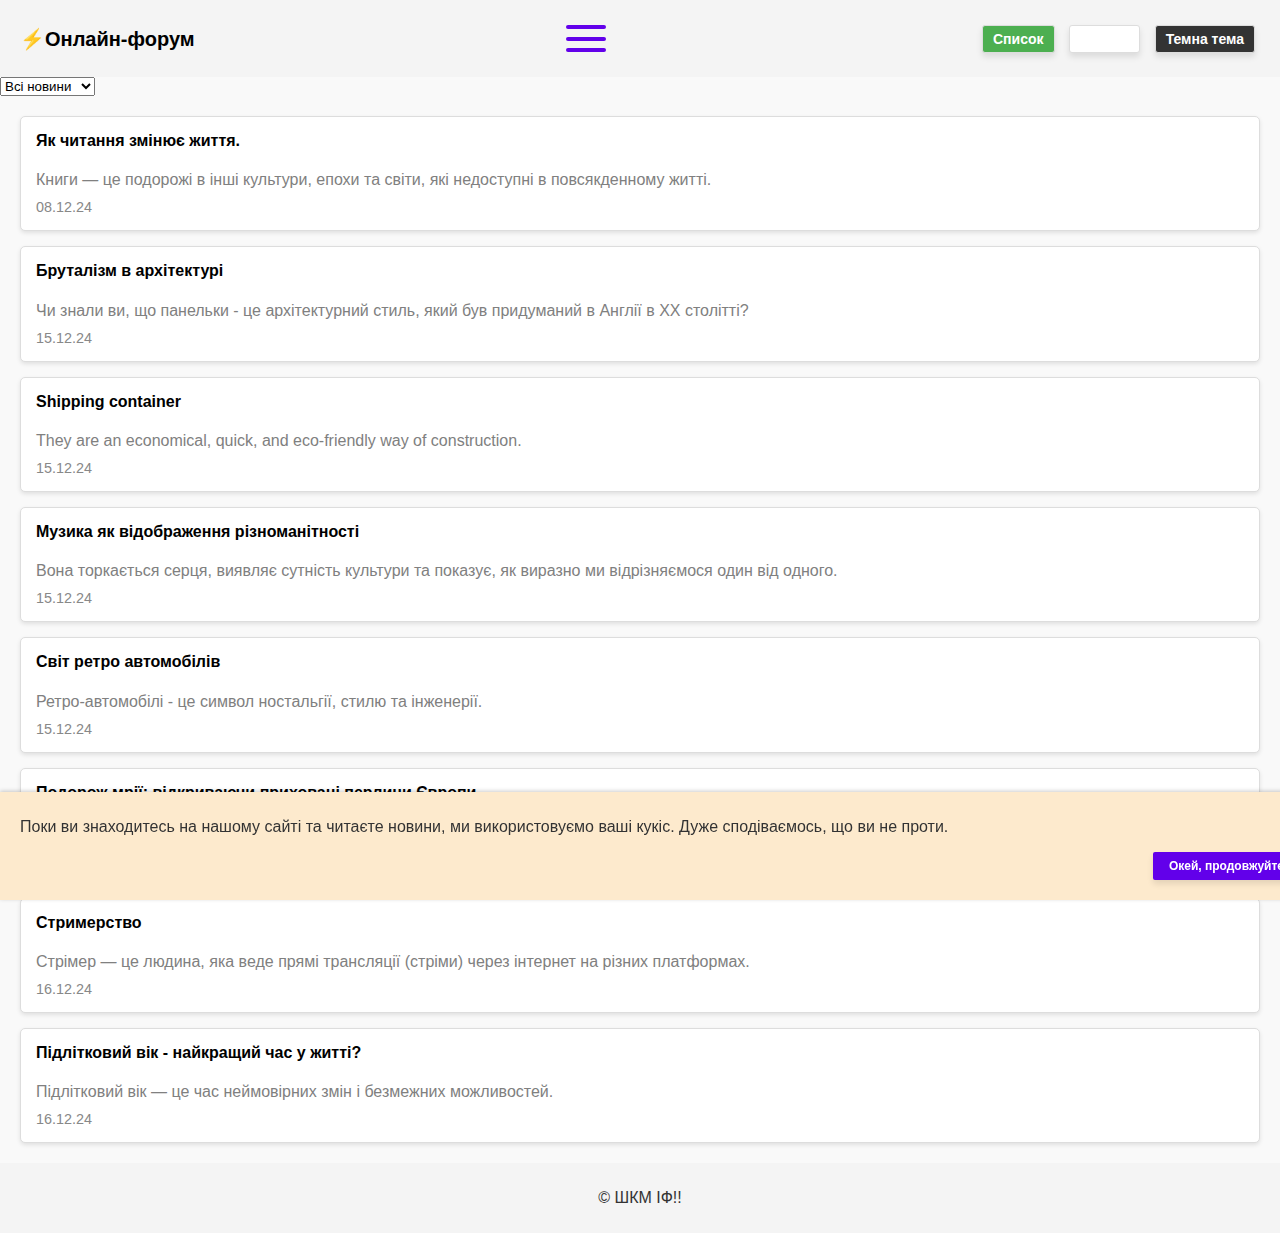
<file: index.html>
<!DOCTYPE html>
<html lang="uk">
<head>
    <meta charset="UTF-8">
    <meta name="viewport" content="width=device-width, initial-scale=1.0">
    <title>⚡Онлайн-форум</title>
    <link rel="stylesheet" href="style/style.css">
</head>
<body>
    <header>
        <h2>
            <a href='index.html'>⚡Онлайн-форум</a>
        </h2>
        <div class="burger-menu">
            <span></span>
            <span></span>
            <span></span>
        </div>
        <nav class="menu">
            <ul>
                <li><a href="index.html">Головна</a></li>
                <li><a href="about_us.html">Про нас</a></li>
            </ul>
        </nav>
        <div class="view-options">
            <button id="list-view-btn" class="active">Список</button>
            <button id="grid-view-btn">Плитка</button>
            <button id="theme-toggle">Темна тема</button>
        </div>
    </header>
    <main>
        <select name="news-filter" class="filter">
            <option value="archetucture">Архітектура</option>
            <option value="books">Читання</option>
            <option value="shipping">Shipping</option>
            <option value="music">Музика</option>
            <option value="cars">Машини</option>
            <option value="trip">Подорожі</option>
            <option value="strim">Стріми</option>
            <option value="teen">Підлітки</option>
            <option value="all" selected>Всі новини</option>
        </select>
        <section class="news-section">
            <div id="news-container" class="list-view">
                <a href="forums/stattya1.html">
                    <article class="news_article" data-category="books">
                        <h4>Як читання змінює життя.</h4>
                        <p>
                            Книги — це подорожі в інші культури, епохи та світи, які недоступні в повсякденному житті.
                        </p>
                        <time>08.12.24</time>
                    </article>
                </a>
                <a href="forums/stattya2.html">
                    <article class="news_article" data-category="archetucture">
                        <h4>Бруталізм в архітектурі</h4>
                        <p>Чи знали ви, що панельки - це архітектурний стиль, який був придуманий в Англії в XX столітті?</p>
                        <time>15.12.24</time>
                    </article>
                </a>
                <a href="forums/stattya3.html">
                    <article class="news_article" data-category="shipping">
                        <h4>Shipping container</h4>
                        <p>They are an economical, quick, and eco-friendly way of construction.</p>
                        <time>15.12.24</time>
                    </article>
                </a>
                <a href="forums/stattya4.html">
                    <article class="news_article" data-category="music">
                        <h4>Музика як відображення різноманітності</h4>
                        <p>Вона торкається серця, виявляє сутність культури та показує, як виразно ми відрізняємося один від одного.</p>
                        <time>15.12.24</time>
                    </article>
                </a>
                <a href="forums/stattya5.html">
                    <article class="news_article" data-category="cars">
                        <h4>Світ ретро автомобілів</h4>
                        <p>Ретро-автомобілі - це символ ностальгії, стилю та інженерії.</p>
                        <time>15.12.24</time>
                    </article>
                </a>
                <a href="forums/stattya6.html">
                    <article class="news_article" data-category="trip">
                        <h4>Подорож мрії: відкриваючи приховані перлини Європи</h4>
                        <p>Європа — континент, який зачаровує мандрівників своєю багатою історією, культурою та краєвидами.</p>
                        <time>15.12.24</time>
                    </article>
                </a>
                <a href="forums/stattya7.html">
                    <article class="news_article" data-category="strim">
                        <h4>Стримерство</h4>
                        <p>Стрімер — це людина, яка веде прямі трансляції (стріми) через інтернет на різних платформах.</p>
                        <time>16.12.24</time>
                    </article>
                </a>
                <a href="forums/stattya8.html">
                    <article class="news_article" data-category="teen">
                        <h4>Підлітковий вік - найкращий час у житті?</h4>
                        <p>Підлітковий вік — це час неймовірних змін і безмежних можливостей.</p>
                        <time>16.12.24</time>
                    </article>
                </a>
            </div>
        </section>
        <button class="up-button" id="upButton">↑</button>
        <aside class="cookies-agreement">
            <p>Поки ви знаходитесь на нашому сайті та читаєте новини, ми використовуємо ваші кукіс. Дуже сподіваємось, що ви не проти.</p>
            <button class="button cookies-button" type="button">Окей, продовжуйте</button>
        </aside>
    </main>
    <footer>
        <p>© ШКМ ІФ!!</p>
    </footer>
    <script src="js/index.js"></script>
</body>
</html>
</file>
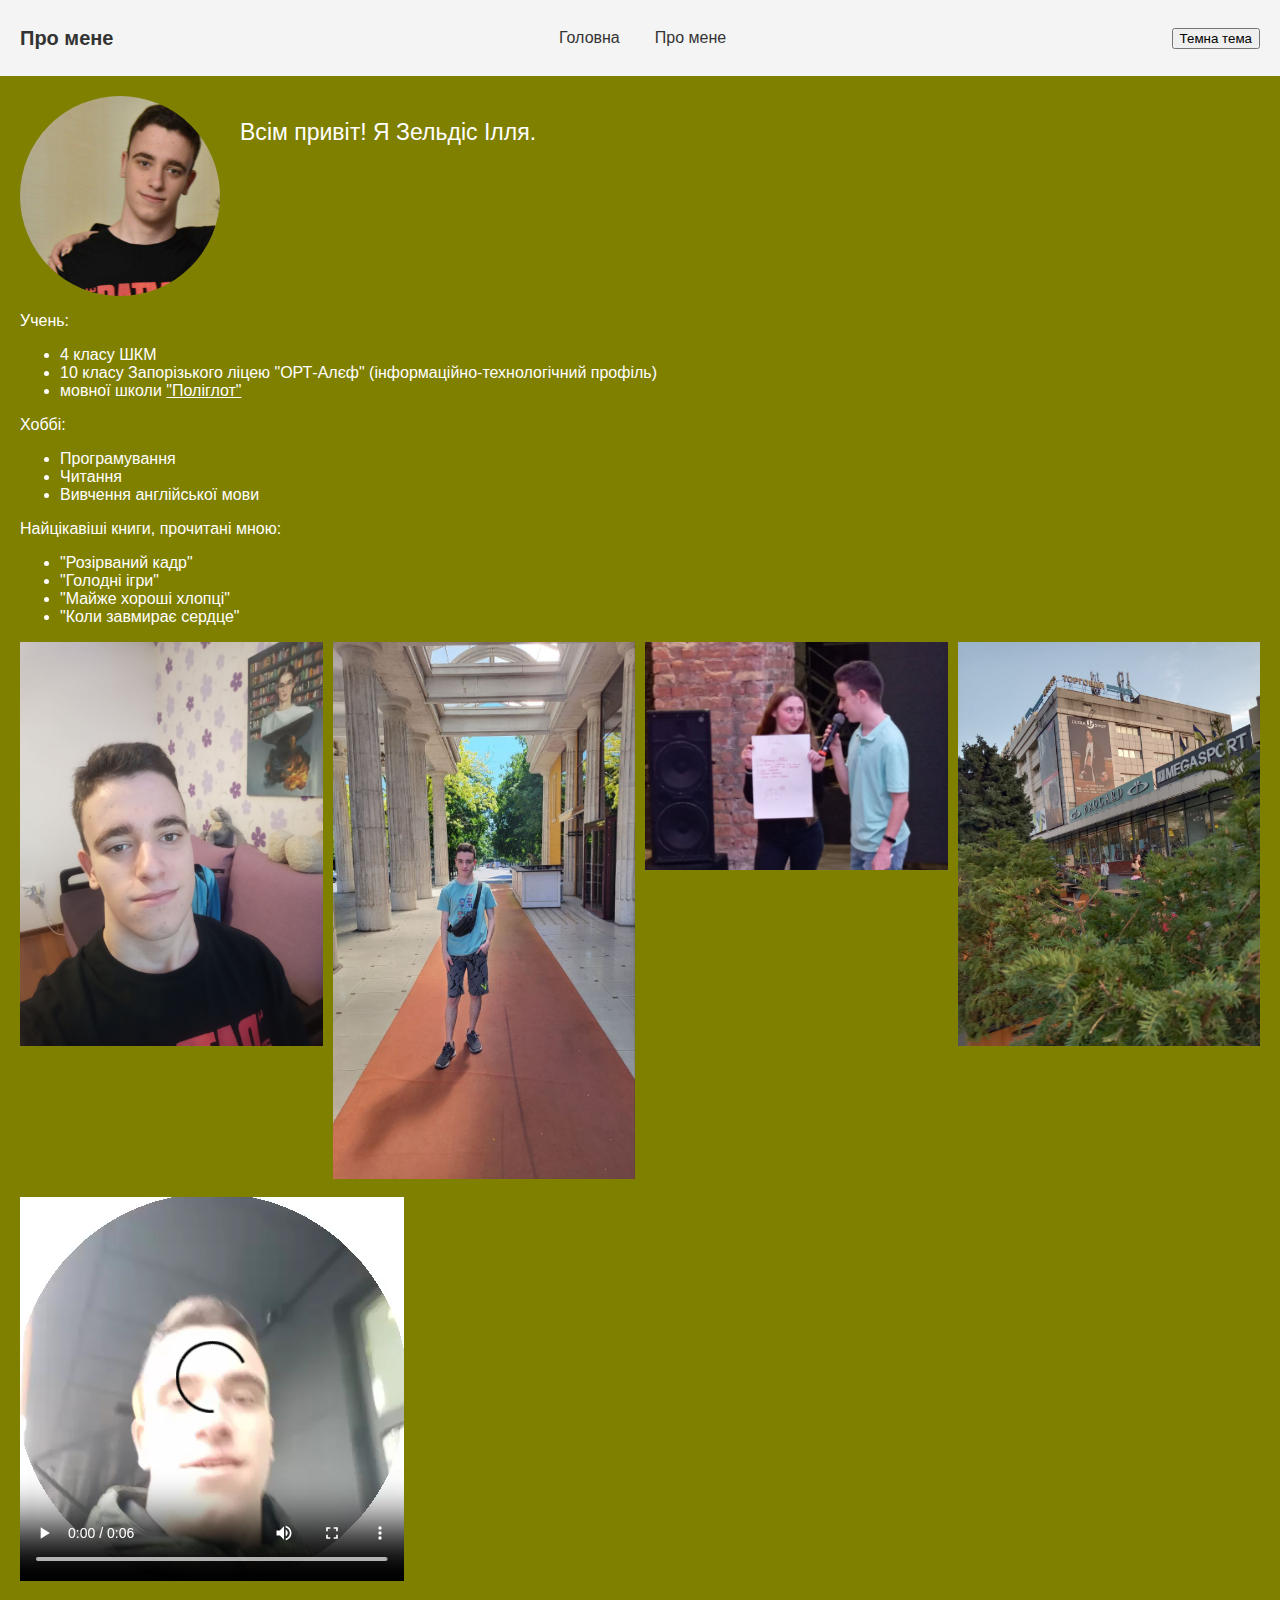
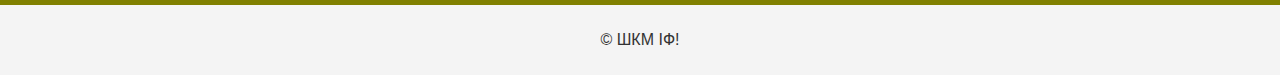
<file: about_us.html>
<!DOCTYPE html>
<html lang="uk">
<head>
    <meta charset="UTF-8">
    <meta name="viewport" content="width=device-width, initial-scale=1.0">
    <title>Про мене</title>
    <link rel="stylesheet" href="style/style_about.css">
</head>
<body>
    <header>
        <h2>Про мене</h2>
        <div class="burger-menu" id="burger-menu">
            <span></span>
            <span></span>
            <span></span>
        </div>
        <nav>
            <ul class="menu" id="menu">
                <li><a href="index.html">Головна</a></li>
                <li><a href="about_us.html">Про мене</a></li>
            </ul>
        </nav>
        <button id="theme-toggle">Темна тема</button>
    </header>
    <main>
        <section class="about-me">
            <img src="img/me.jpg" alt="Фото Зельдіса Іллі">
            <p class="intro-text">Всім привіт! Я Зельдіс Ілля.</p>
        </section>
        <section>
            <p>Учень:</p>
            <ul>
                <li>4 класу ШКМ</li>
                <li>10 класу Запорізького ліцею "ОРТ-Алєф" (інформаційно-технологічний профіль)</li>
                <li>мовної школи <a href='https://bepro.education/'>"Поліглот"</a></li>
            </ul>
            <p>Хоббі:</p>
            <ul>
                <li>Програмування</li>
                <li>Читання</li>
                <li>Вивчення англійської мови</li>
            </ul>
            <p>Найцікавіші книги, прочитані мною:</p>
            <ul>
                <li>"Розірваний кадр"</li>
                <li>"Голодні ігри"</li>
                <li>"Майже хороші хлопці"</li>
                <li>"Коли завмирає сердце"</li>
            </ul>
        </section>
        <section class="gallery">
            <div class="gallery-item">
                <img src="img/me2.jpg" >
            </div>
            <div class="gallery-item">
                <img src="img/me3.jpg" >
            </div>
            <div class="gallery-item">
                <img src="img/training.jpg">
                <div class="overlay">Тренінг з розвитку м'яких навичок у межах Всеукраїнського марафону “Тренуй soft skills” </div>
            </div>
            <div class="gallery-item">
                <img src="img/ukraine.jpg">
            </div>
        </section>
        <br>
        <video src="img/education_video" autoplay = 'autoplay' controls></video>
    </main>       
    <footer>
        <p>© ШКМ ІФ!</p>
    </footer>
    <script src="js/index_about.js"></script>
</body>
</html>
</file>
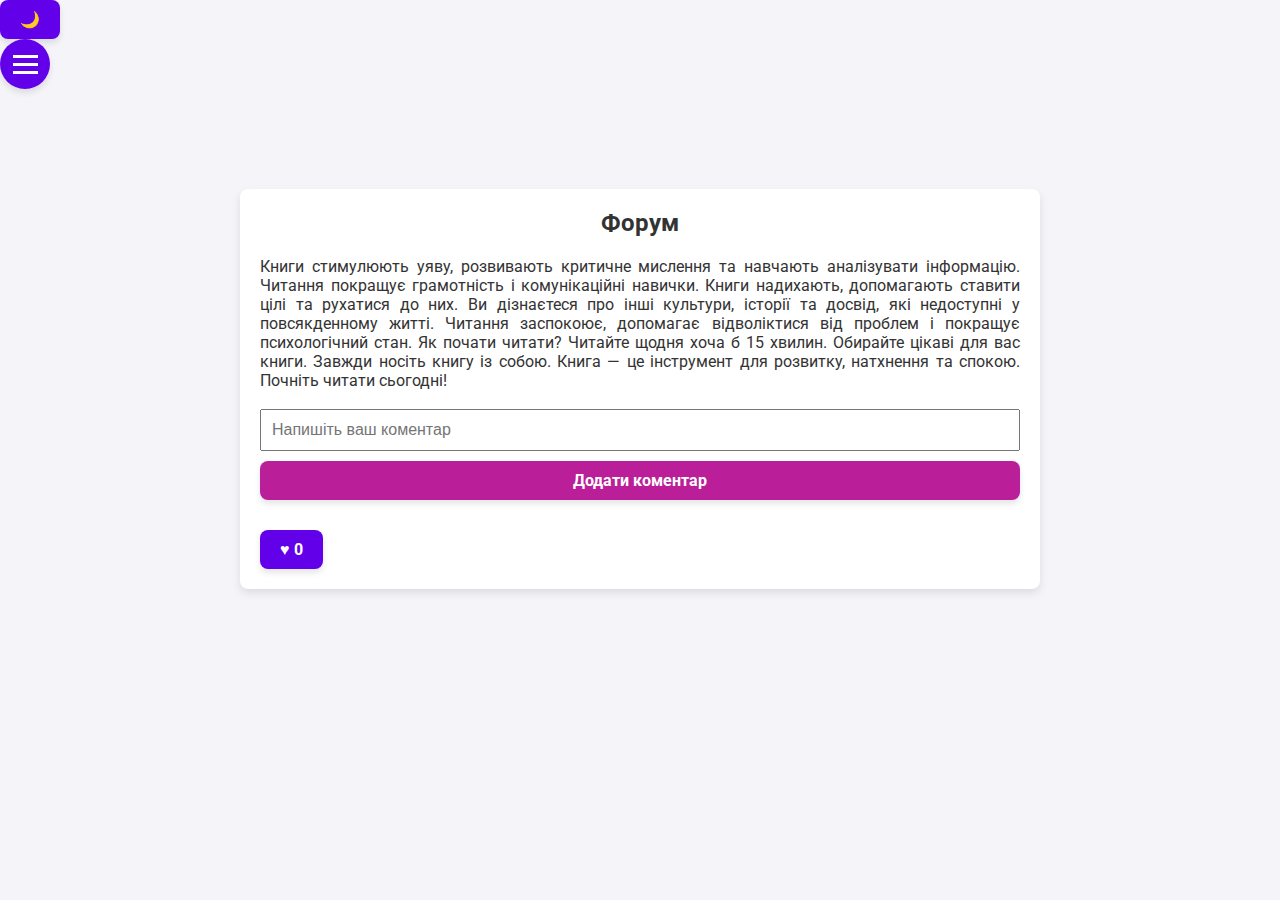
<file: forums/stattya1.html>
<!DOCTYPE html>
<html lang="uk">
<head>
  <meta charset="UTF-8">
  <meta name="viewport" content="width=device-width, initial-scale=1.0">
  <title>Бургер-меню з форумом</title>
  <link rel="stylesheet" href="https://fonts.googleapis.com/css?family=Roboto:100,300,400,700">
  <link rel="stylesheet" href="style/style.css">
</head>
<body class="light-theme">
  <div class="burger-menu">
    <button onclick="toggleTheme()">
      🌙
    </button>
    <a href="#" class="burger-menu_button" aria-label="Відкрити меню">
      <span class="burger-menu_lines"></span>
    </a>
    <nav class="burger-menu_nav">
      <a href="../index.html" class="burger-menu_link">Форум</a>
      <a href="../about_us.html" class="burger-menu_link">Автори</a>
    </nav>
    <div class="burger-menu_overlay"></div>
  </div>
  <div class="forum" id="forum">
    <h1>Форум</h1>
    <p>
      Книги стимулюють уяву, розвивають критичне мислення та навчають аналізувати інформацію. Читання покращує грамотність і комунікаційні навички. Книги надихають, допомагають ставити цілі та рухатися до них. Ви дізнаєтеся про інші культури, історії та досвід, які недоступні у повсякденному житті. Читання заспокоює, допомагає відволіктися від проблем і покращує психологічний стан. Як почати читати? Читайте щодня хоча б 15 хвилин. Обирайте цікаві для вас книги. Завжди носіть книгу із собою. Книга — це інструмент для розвитку, натхнення та спокою. Почніть читати сьогодні!
    </p>
    <br>
    <div class="comment-box">
      <input type="text" id="newComment" placeholder="Напишіть ваш коментар">
      <button onclick="addComment()">Додати коментар</button>
    </div>
    <button class="heart" type="button">
      <span>♥</span>
      <span class="likes-number">0</span>
    </button>
    <ul class="comments" id="comments"></ul>
  </div>
  <script src="js/index.js"></script>
</body>
</html>
</file>
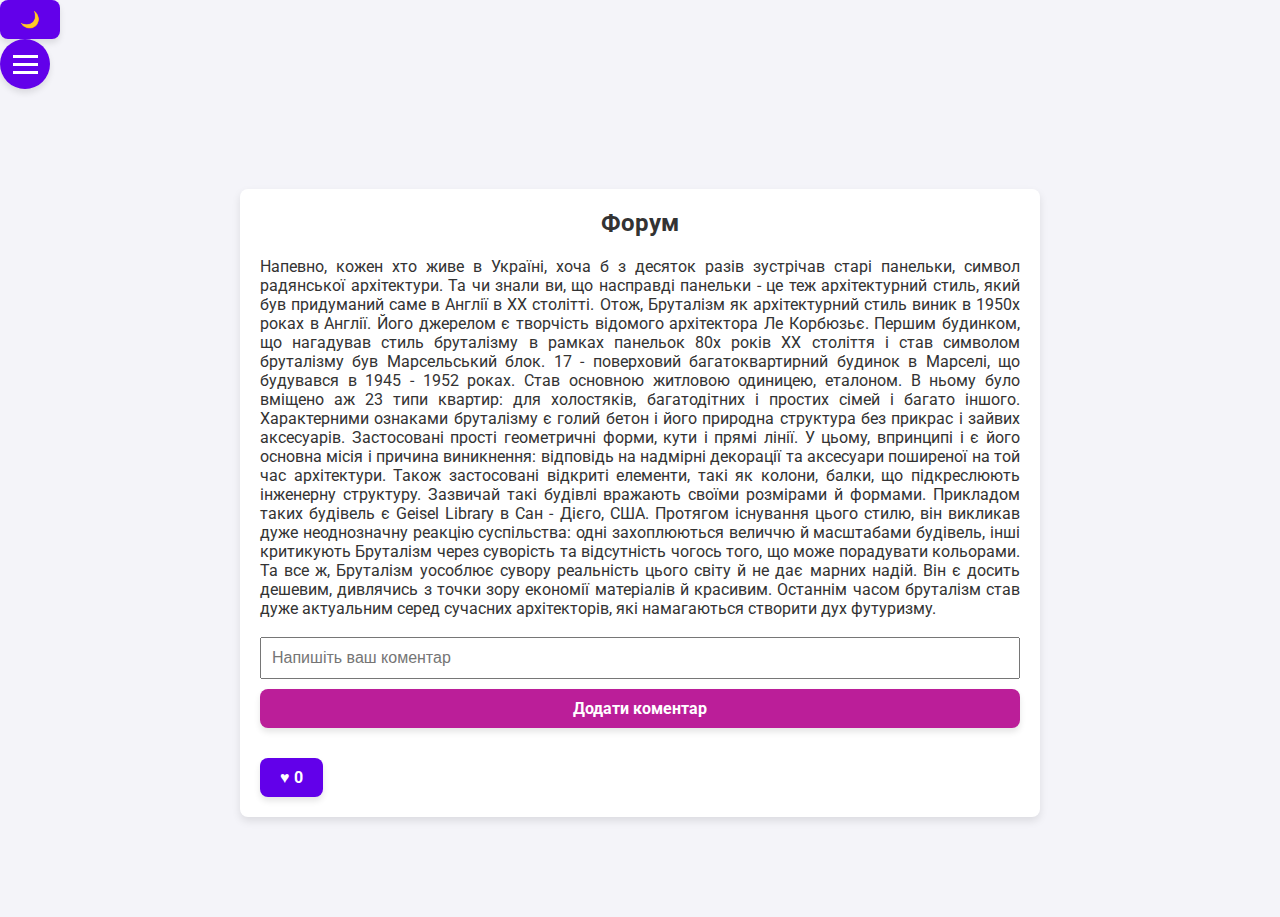
<file: forums/stattya2.html>
<!DOCTYPE html>
<html lang="uk">
<head>
  <meta charset="UTF-8">
  <meta name="viewport" content="width=device-width, initial-scale=1.0">
  <title>Бургер-меню з форумом</title>
  <link rel="stylesheet" href="https://fonts.googleapis.com/css?family=Roboto:100,300,400,700">
  <link rel="stylesheet" href="style/style.css">
</head>
<body class="light-theme">
  <div class="burger-menu">
    <button onclick="toggleTheme()">
      🌙
    </button>
    <a href="#" class="burger-menu_button" aria-label="Відкрити меню">
      <span class="burger-menu_lines"></span>
    </a>
    <nav class="burger-menu_nav">
      <a href="../index.html" class="burger-menu_link">Форум</a>
      <a href="../about_us.html" class="burger-menu_link">Автори</a>
    </nav>
    <div class="burger-menu_overlay"></div>
  </div>
  <div class="forum" id="forum">
    <h1>Форум</h1>
    <p>
      Напевно, кожен хто живе в Україні, хоча б з десяток разів зустрічав старі панельки, символ радянської архітектури. Та чи знали ви, що насправді панельки - це теж архітектурний стиль, який був придуманий саме в Англії в XX столітті.
	    Отож, Бруталізм як архітектурний стиль виник в 1950х роках в Англії. Його джерелом є творчість відомого архітектора Ле Корбюзьє.
      Першим будинком, що нагадував стиль бруталізму в рамках панельок 80х років XX століття і став символом бруталізму був Марсельський блок. 17 - поверховий багатоквартирний будинок в Марселі, що будувався в 1945 - 1952 роках. Став основною житловою одиницею, еталоном. В ньому було вміщено аж 23 типи квартир: для холостяків, багатодітних і простих сімей і багато іншого. 
	    Характерними ознаками бруталізму є голий бетон і його природна структура без прикрас і зайвих аксесуарів. Застосовані прості геометричні форми, кути і прямі лінії. У цьому, впринципі і є його основна місія і причина виникнення: відповідь на надмірні декорації та аксесуари поширеної на той час архітектури. Також застосовані відкриті елементи, такі як колони, балки, що підкреслюють інженерну структуру. Зазвичай такі будівлі вражають своїми розмірами й формами. Прикладом таких будівель є Geisel Library в Сан - Дієго, США. 
	    Протягом існування цього стилю, він викликав дуже неоднозначну реакцію суспільства: одні захоплюються величчю й масштабами будівель, інші критикують Бруталізм через суворість та відсутність чогось того, що може порадувати кольорами. Та все ж, Бруталізм уособлює сувору реальність цього світу й не дає марних надій. Він є досить дешевим, дивлячись з точки зору економії матеріалів й красивим. Останнім часом бруталізм став дуже актуальним серед сучасних архітекторів, які намагаються створити дух футуризму. 
    </p>
    <br>
    <div class="comment-box">
      <input type="text" id="newComment" placeholder="Напишіть ваш коментар">
      <button onclick="addComment()">Додати коментар</button>
    </div>
    <button class="heart" type="button">
      <span>♥</span>
      <span class="likes-number">0</span>
    </button>
    <ul class="comments" id="comments"></ul>
  </div>
  <script src="js/index.js"></script>
</body>
</html>
</file>
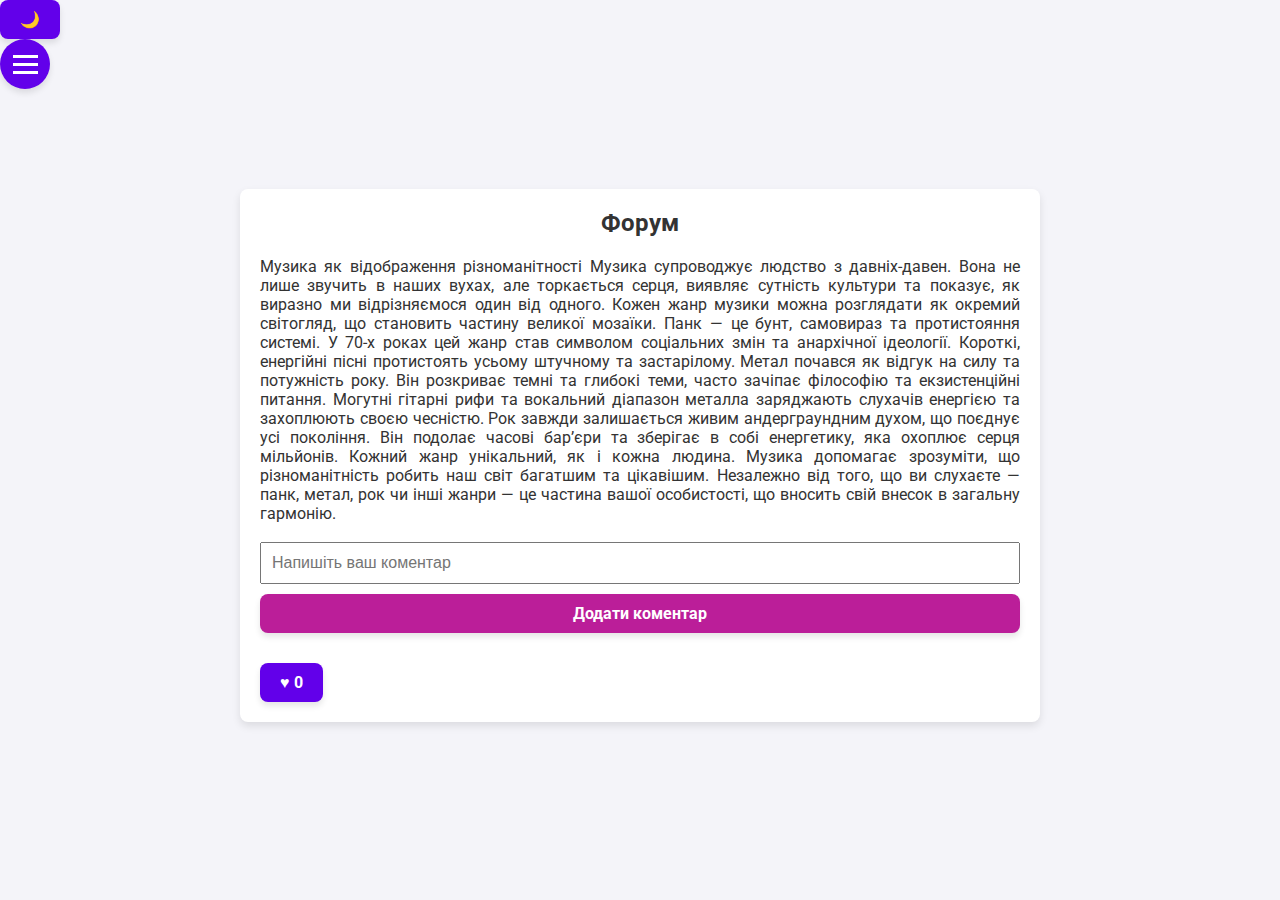
<file: forums/stattya4.html>
<!DOCTYPE html>
<html lang="uk">
<head>
  <meta charset="UTF-8">
  <meta name="viewport" content="width=device-width, initial-scale=1.0">
  <title>Бургер-меню з форумом</title>
  <link rel="stylesheet" href="https://fonts.googleapis.com/css?family=Roboto:100,300,400,700">
  <link rel="stylesheet" href="style/style.css">
</head>
<body class="light-theme">
  <div class="burger-menu">
    <button onclick="toggleTheme()">
      🌙
    </button>
    <a href="#" class="burger-menu_button" aria-label="Відкрити меню">
      <span class="burger-menu_lines"></span>
    </a>
    <nav class="burger-menu_nav">
      <a href="../index.html" class="burger-menu_link">Форум</a>
      <a href="../about_us.html" class="burger-menu_link">Автори</a>
    </nav>
    <div class="burger-menu_overlay"></div>
  </div>
  <div class="forum" id="forum">
    <h1>Форум</h1>
    <p>
      Музика як відображення різноманітності
      Музика супроводжує людство з давніх-давен. Вона не лише звучить в наших вухах, але торкається серця, виявляє сутність культури та показує, як виразно ми відрізняємося один від одного. Кожен жанр музики можна розглядати як окремий світогляд, що становить частину великої мозаїки.
      Панк — це бунт, самовираз та протистояння системі. У 70-х роках цей жанр став символом соціальних змін та анархічної ідеології. Короткі, енергійні пісні протистоять усьому штучному та застарілому.
      Метал почався як відгук на силу та потужність року. Він розкриває темні та глибокі теми, часто зачіпає філософію та екзистенційні питання. Могутні гітарні рифи та вокальний діапазон металла заряджають слухачів енергією та захоплюють своєю чесністю.
      Рок завжди залишається живим андерграундним духом, що поєднує усі покоління. Він подолає часові бар’єри та зберігає в собі енергетику, яка охоплює серця мільйонів.
      Кожний жанр унікальний, як і кожна людина. Музика допомагає зрозуміти, що різноманітність робить наш світ багатшим та цікавішим. Незалежно від того, що ви слухаєте — панк, метал, рок чи інші жанри — це частина вашої особистості, що вносить свій внесок в загальну гармонію.
    </p>
    <br>
    <div class="comment-box">
      <input type="text" id="newComment" placeholder="Напишіть ваш коментар">
      <button onclick="addComment()">Додати коментар</button>
    </div>
    <button class="heart" type="button">
      <span>♥</span>
      <span class="likes-number">0</span>
    </button>
    <ul class="comments" id="comments"></ul>
  </div>
  <script src="js/index.js"></script>
</body>
</html>
</file>
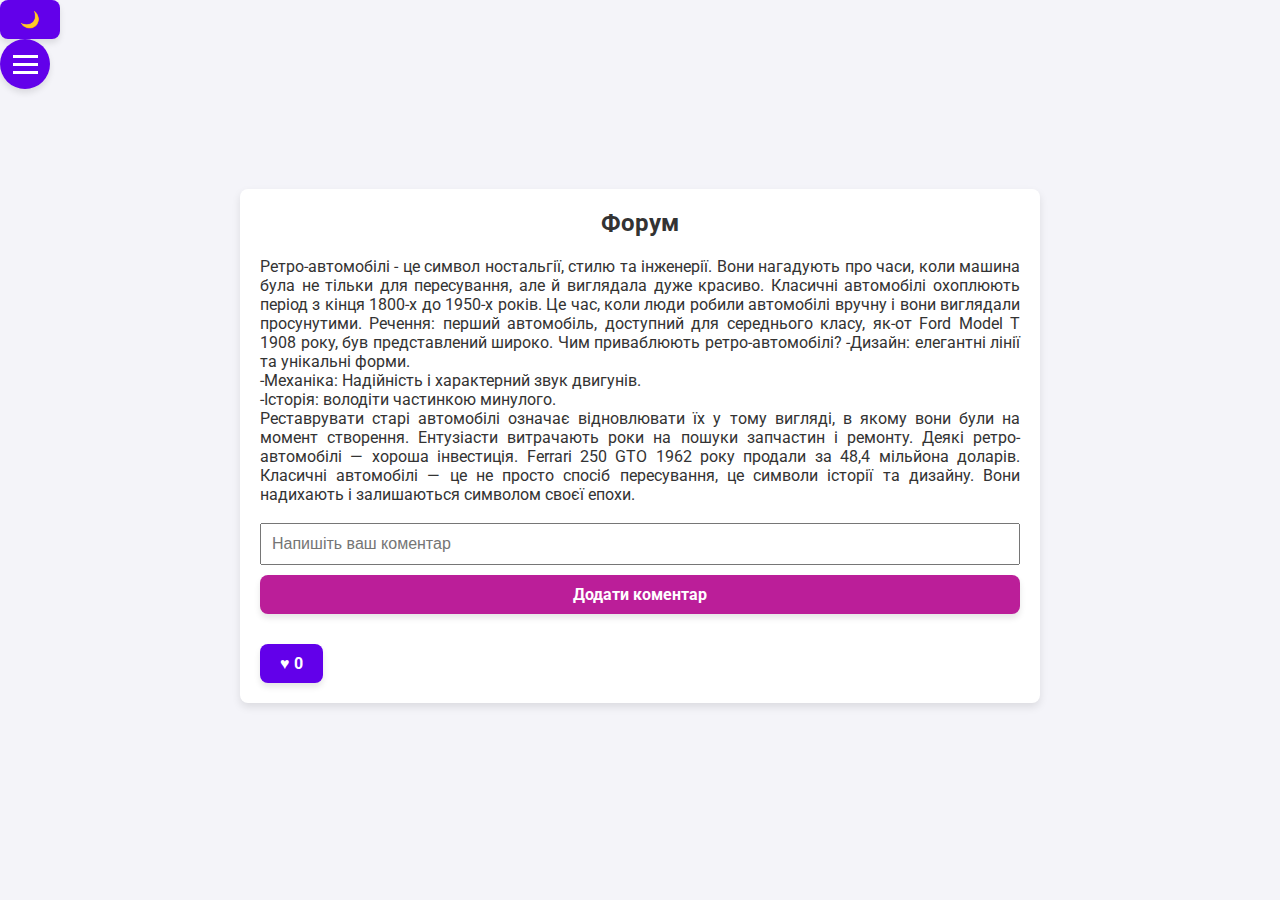
<file: forums/stattya5.html>
<!DOCTYPE html>
<html lang="uk">
<head>
  <meta charset="UTF-8">
  <meta name="viewport" content="width=device-width, initial-scale=1.0">
  <title>Бургер-меню з форумом</title>
  <link rel="stylesheet" href="https://fonts.googleapis.com/css?family=Roboto:100,300,400,700">
  <link rel="stylesheet" href="style/style.css">
</head>
<body class="light-theme">
  <div class="burger-menu">
    <button onclick="toggleTheme()">
      🌙
    </button>
    <a href="#" class="burger-menu_button" aria-label="Відкрити меню">
      <span class="burger-menu_lines"></span>
    </a>
    <nav class="burger-menu_nav">
      <a href="../index.html" class="burger-menu_link">Форум</a>
      <a href="../about_us.html" class="burger-menu_link">Автори</a>
    </nav>
    <div class="burger-menu_overlay"></div>
  </div>
  <div class="forum" id="forum">
    <h1>Форум</h1>
    <p>
      Ретро-автомобілі - це символ ностальгії, стилю та інженерії. Вони нагадують про часи, коли машина була не тільки для пересування, але й виглядала дуже красиво.
      Класичні автомобілі охоплюють період з кінця 1800-х до 1950-х років. Це час, коли люди робили автомобілі вручну і вони виглядали просунутими. Речення: перший автомобіль, доступний для середнього класу, як-от Ford Model T 1908 року, був представлений широко.
      Чим приваблюють ретро-автомобілі?
      -Дизайн: елегантні лінії та унікальні форми.
      <br>
      -Механіка: Надійність і характерний звук двигунів.
      <br>
      -Історія: володіти частинкою минулого.
      <br>
      Реставрувати старі автомобілі означає відновлювати їх у тому вигляді, в якому вони були на момент створення. Ентузіасти витрачають роки на пошуки запчастин і ремонту.
      Деякі ретро-автомобілі — хороша інвестиція. Ferrari 250 GTO 1962 року продали за 48,4 мільйона доларів.
      Класичні автомобілі — це не просто спосіб пересування, це символи історії та дизайну. Вони надихають і залишаються символом своєї епохи.
    </p>
    <br>
    <div class="comment-box">
      <input type="text" id="newComment" placeholder="Напишіть ваш коментар">
      <button onclick="addComment()">Додати коментар</button>
    </div>
    <button class="heart" type="button">
      <span>♥</span>
      <span class="likes-number">0</span>
    </button>
    <ul class="comments" id="comments"></ul>
  </div>
  <script src="js/index.js"></script>
</body>
</html>
</file>
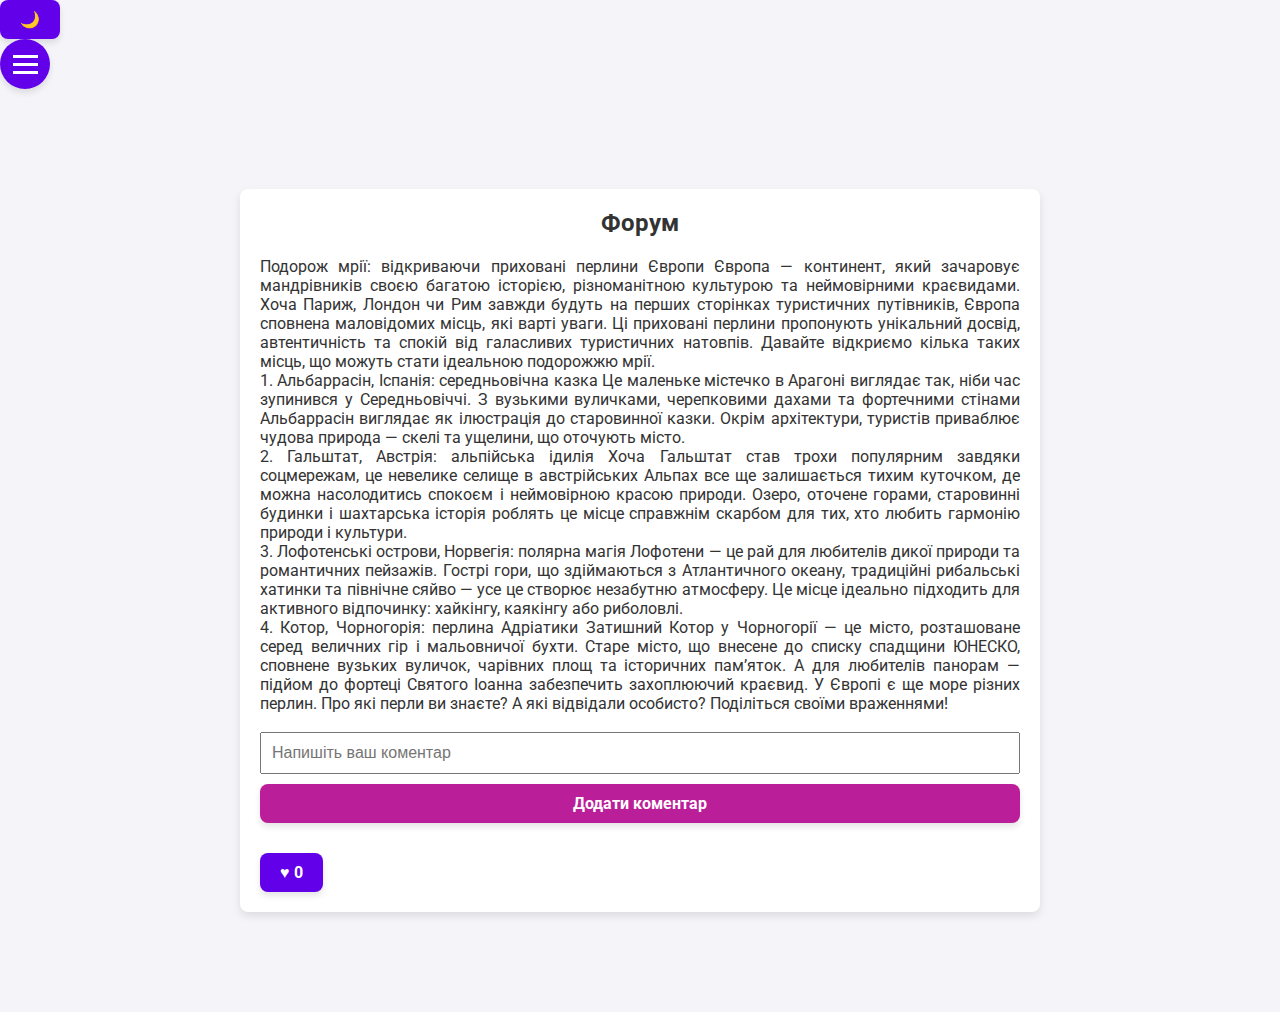
<file: forums/stattya6.html>
<!DOCTYPE html>
<html lang="uk">
<head>
  <meta charset="UTF-8">
  <meta name="viewport" content="width=device-width, initial-scale=1.0">
  <title>Бургер-меню з форумом</title>
  <link rel="stylesheet" href="https://fonts.googleapis.com/css?family=Roboto:100,300,400,700">
  <link rel="stylesheet" href="style/style.css">
</head>
<body class="light-theme">
  <div class="burger-menu">
    <button onclick="toggleTheme()">
      🌙
    </button>
    <a href="#" class="burger-menu_button" aria-label="Відкрити меню">
      <span class="burger-menu_lines"></span>
    </a>
    <nav class="burger-menu_nav">
      <a href="../index.html" class="burger-menu_link">Форум</a>
      <a href="../about_us.html" class="burger-menu_link">Автори</a>
    </nav>
    <div class="burger-menu_overlay"></div>
  </div>
  <div class="forum" id="forum">
    <h1>Форум</h1>
    <p>
      Подорож мрії: відкриваючи приховані перлини Європи
      Європа — континент, який зачаровує мандрівників своєю багатою історією, різноманітною культурою та неймовірними краєвидами. Хоча Париж, Лондон чи Рим завжди будуть на перших сторінках туристичних путівників, Європа сповнена маловідомих місць, які варті уваги. Ці приховані перлини пропонують унікальний досвід, автентичність та спокій від галасливих туристичних натовпів. Давайте відкриємо кілька таких місць, що можуть стати ідеальною подорожжю мрії.
      <br>
      1. Альбаррасін, Іспанія: середньовічна казка
      Це маленьке містечко в Арагоні виглядає так, ніби час зупинився у Середньовіччі. З вузькими вуличками, черепковими дахами та фортечними стінами Альбаррасін виглядає як ілюстрація до старовинної казки. Окрім архітектури, туристів приваблює чудова природа — скелі та ущелини, що оточують місто.
      <br>
      2. Гальштат, Австрія: альпійська ідилія
      Хоча Гальштат став трохи популярним завдяки соцмережам, це невелике селище в австрійських Альпах все ще залишається тихим куточком, де можна насолодитись спокоєм і неймовірною красою природи. Озеро, оточене горами, старовинні будинки і шахтарська історія роблять це місце справжнім скарбом для тих, хто любить гармонію природи і культури.
      <br>
      3. Лофотенські острови, Норвегія: полярна магія
      Лофотени — це рай для любителів дикої природи та романтичних пейзажів. Гострі гори, що здіймаються з Атлантичного океану, традиційні рибальські хатинки та північне сяйво — усе це створює незабутню атмосферу. Це місце ідеально підходить для активного відпочинку: хайкінгу, каякінгу або риболовлі.
      <br>
      4. Котор, Чорногорія: перлина Адріатики
      Затишний Котор у Чорногорії — це місто, розташоване серед величних гір і мальовничої бухти. Старе місто, що внесене до списку спадщини ЮНЕСКО, сповнене вузьких вуличок, чарівних площ та історичних пам’яток. А для любителів панорам — підйом до фортеці Святого Іоанна забезпечить захоплюючий краєвид.
      У Європі є ще море різних перлин. Про які перли ви знаєте? А які відвідали особисто? Поділіться своїми враженнями!  	
    </p>
    <br>
    <div class="comment-box">
      <input type="text" id="newComment" placeholder="Напишіть ваш коментар">
      <button onclick="addComment()">Додати коментар</button>
    </div>
    <button class="heart" type="button">
      <span>♥</span>
      <span class="likes-number">0</span>
    </button>
    <ul class="comments" id="comments"></ul>
  </div>
  <script src="js/index.js"></script>
</body>
</html>
</file>
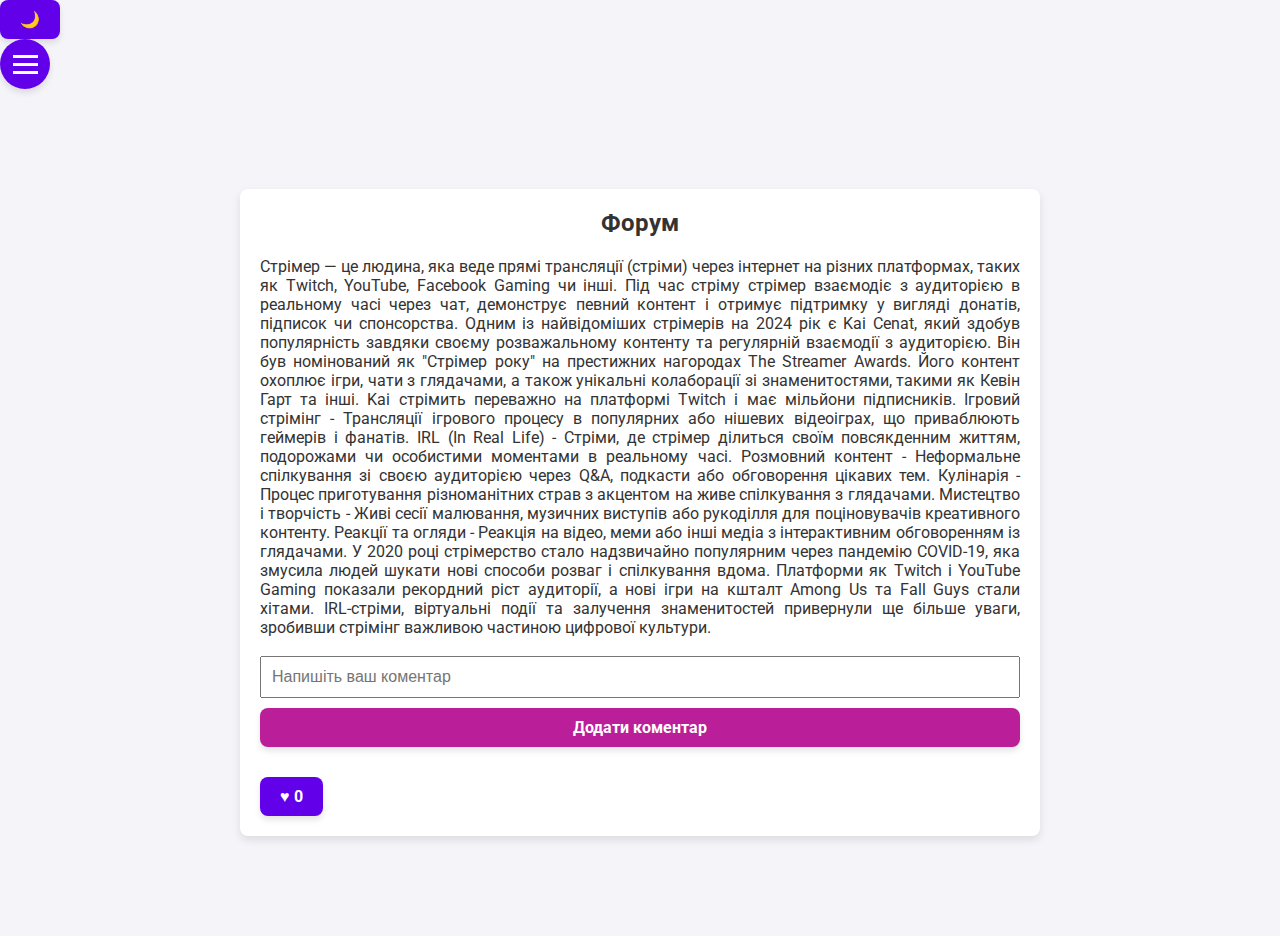
<file: forums/stattya7.html>
<!DOCTYPE html>
<html lang="uk">
<head>
  <meta charset="UTF-8">
  <meta name="viewport" content="width=device-width, initial-scale=1.0">
  <title>Бургер-меню з форумом</title>
  <link rel="stylesheet" href="https://fonts.googleapis.com/css?family=Roboto:100,300,400,700">
  <link rel="stylesheet" href="style/style.css">
</head>
<body class="light-theme">
  <div class="burger-menu">
    <button onclick="toggleTheme()">
      🌙
    </button>
    <a href="#" class="burger-menu_button" aria-label="Відкрити меню">
      <span class="burger-menu_lines"></span>
    </a>
    <nav class="burger-menu_nav">
      <a href="../index.html" class="burger-menu_link">Форум</a>
      <a href="../about_us.html" class="burger-menu_link">Автори</a>
    </nav>
    <div class="burger-menu_overlay"></div>
  </div>
  <div class="forum" id="forum">
    <h1>Форум</h1>
    <p>
      Стрімер — це людина, яка веде прямі трансляції (стріми) через інтернет на різних платформах, таких як Twitch, YouTube, Facebook Gaming чи інші. Під час стріму стрімер взаємодіє з аудиторією в реальному часі через чат, демонструє певний контент і отримує підтримку у вигляді донатів, підписок чи спонсорства.
      Одним із найвідоміших стрімерів на 2024 рік є Kai Cenat, який здобув популярність завдяки своєму розважальному контенту та регулярній взаємодії з аудиторією. Він був номінований як "Стрімер року" на престижних нагородах The Streamer Awards. Його контент охоплює ігри, чати з глядачами, а також унікальні колаборації зі знаменитостями, такими як Кевін Гарт та інші. Kai стрімить переважно на платформі Twitch і має мільйони підписників.
      Ігровий стрімінг - Трансляції ігрового процесу в популярних або нішевих відеоіграх, що приваблюють геймерів і фанатів.
      IRL (In Real Life) - Стріми, де стрімер ділиться своїм повсякденним життям, подорожами чи особистими моментами в реальному часі.
      Розмовний контент - Неформальне спілкування зі своєю аудиторією через Q&A, подкасти або обговорення цікавих тем.
      Кулінарія - Процес приготування різноманітних страв з акцентом на живе спілкування з глядачами.
      Мистецтво і творчість - Живі сесії малювання, музичних виступів або рукоділля для поціновувачів креативного контенту.
      Реакції та огляди - Реакція на відео, меми або інші медіа з інтерактивним обговоренням із глядачами.
      У 2020 році стрімерство стало надзвичайно популярним через пандемію COVID-19, яка змусила людей шукати нові способи розваг і спілкування вдома. Платформи як Twitch і YouTube Gaming показали рекордний ріст аудиторії, а нові ігри на кшталт Among Us та Fall Guys стали хітами. IRL-стріми, віртуальні події та залучення знаменитостей привернули ще більше уваги, зробивши стрімінг важливою частиною цифрової культури.
    </p>
    <br>
    <div class="comment-box">
      <input type="text" id="newComment" placeholder="Напишіть ваш коментар">
      <button onclick="addComment()">Додати коментар</button>
    </div>
    <button class="heart" type="button">
      <span>♥</span>
      <span class="likes-number">0</span>
    </button>
    <ul class="comments" id="comments"></ul>
  </div>
  <script src="js/index.js"></script>
</body>
</html>
</file>
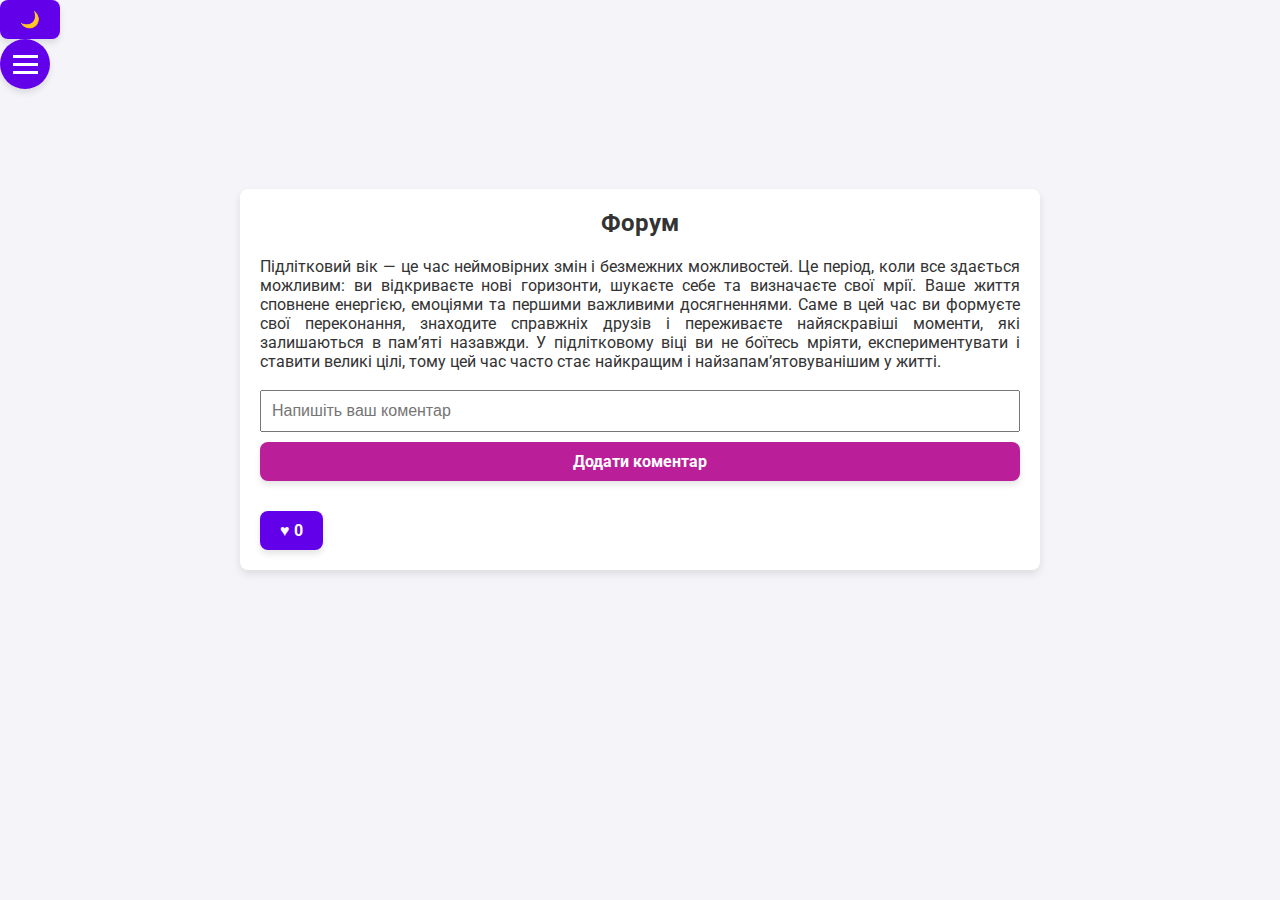
<file: forums/stattya8.html>
<!DOCTYPE html>
<html lang="uk">
<head>
  <meta charset="UTF-8">
  <meta name="viewport" content="width=device-width, initial-scale=1.0">
  <title>Бургер-меню з форумом</title>
  <link rel="stylesheet" href="https://fonts.googleapis.com/css?family=Roboto:100,300,400,700">
  <link rel="stylesheet" href="style/style.css">
</head>
<body class="light-theme">
  <div class="burger-menu">
    <button onclick="toggleTheme()">
      🌙
    </button>
    <a href="#" class="burger-menu_button" aria-label="Відкрити меню">
      <span class="burger-menu_lines"></span>
    </a>
    <nav class="burger-menu_nav">
      <a href="../index.html" class="burger-menu_link">Форум</a>
      <a href="../about_us.html" class="burger-menu_link">Автори</a>
    </nav>
    <div class="burger-menu_overlay"></div>
  </div>
  <div class="forum" id="forum">
    <h1>Форум</h1>
    <p>
      Підлітковий вік — це час неймовірних змін і безмежних можливостей. Це період, коли все здається можливим: ви відкриваєте нові горизонти, шукаєте себе та визначаєте свої мрії. Ваше життя сповнене енергією, емоціями та першими важливими досягненнями. Саме в цей час ви формуєте свої переконання, знаходите справжніх друзів і переживаєте найяскравіші моменти, які залишаються в пам’яті назавжди. У підлітковому віці ви не боїтесь мріяти, експериментувати і ставити великі цілі, тому цей час часто стає найкращим і найзапам’ятовуванішим у житті.
    </p>
    <br>
    <div class="comment-box">
      <input type="text" id="newComment" placeholder="Напишіть ваш коментар">
      <button onclick="addComment()">Додати коментар</button>
    </div>
    <button class="heart" type="button">
      <span>♥</span>
      <span class="likes-number">0</span>
    </button>
    <ul class="comments" id="comments"></ul>
  </div>
  <script src="js/index.js"></script>
</body>
</html>
</file>
<file: style/style.css>
body {
  font-family: Arial, sans-serif;
  margin: 0;
  padding: 0;
  background-color: #f9f9f9;
  color: #333;
}

header {
  display: flex;
  justify-content: space-between;
  align-items: center;
  padding: 10px 20px;
  background-color: #f4f4f4;
}
header h2 {
  font-size: 20px;
  font-weight: bold;
  color: #000;
}
header .view-options button {
  margin: 0 5px;
  padding: 5px 10px;
  border: 1px solid #ddd;
  border-radius: 3px;
  background-color: #fff;
  cursor: pointer;
}
header .view-options button.active {
  background-color: #4caf50;
  color: #fff;
}
.burger-menu {
  display: flex;
  flex-direction: column;
  gap: 5px;
  cursor: pointer;
}
.burger-menu span {
  width: 25px;
  height: 3px;
  background-color: #333;
}
header h2 a{
  color:black;
  text-decoration: none;
}
.menu {
  position: absolute;
  top: 60px;
  right: 20px;
  background-color: #f4f4f4;
  border: 1px solid #ddd;
  border-radius: 5px;
  display: none;
  flex-direction: column;
  gap: 10px;
  padding: 10px;
}
.menu.active {
  display: flex;
}
.menu ul {
  list-style: none;
  margin: 0;
  padding: 0;
}
.menu ul li a {
  text-decoration: none;
  color: #333;
  padding: 10px 15px;
  border-radius: 5px;
  display: block;
}
.hidden {
  display: none;
}
.menu ul li a:hover {
  background-color: #4caf50;
  color: white;
}
.news-section {
  padding: 20px;
}
#news-container {
  display: flex;
  flex-direction: column;
  gap: 15px;
}
#news-container.grid-view {
  flex-direction: row;
  flex-wrap: wrap;
  gap: 20px;
}
.list-view a{
  text-decoration: none;  
}
#news-container.grid-view article {
  flex: 1 1 calc(33.333% - 20px);
  box-sizing: border-box;
}
#news-container.grid-view a{
  text-decoration: none;
}
article {
  background-color: #fff;
  border: 1px solid #ddd;
  border-radius: 5px;
  padding: 15px;
  box-shadow: 0 2px 4px rgba(0, 0, 0, 0.1);
}
article h4 {
  margin-top: 0;
  color:black;
  text-decoration: none;
}
article p {
  margin: 10px 0;
  color: gray;
}
article time {
  display: block;
  font-size: 0.9em;
  color: #888;
}
footer {
  text-align: center;
  padding: 10px;
  background-color: #f4f4f4;
}
body.dark-theme {
  background-color: #333;
  color: #f9f9f9;
}
body.dark-theme .grid-view h4, body.dark-theme .grid-view p, body.dark-theme .grid-view time{
  color: white;
}
body.dark-theme header {
  background-color: #444;
}
body.dark-theme header h2{
  color: white;
}
body.dark-theme .list-view h4, body.dark-theme .list-view p, body.dark-theme .list-view time{
  color: white;
}
body.dark-theme .burger-menu span {
  background-color: #f9f9f9;
}
body.dark-theme .menu {
  background-color: #555;
}
body.dark-theme header .view-options button {
  background-color: #555;
  border: 1px solid #666;
}
body.dark-theme header .view-options button.active {
  background-color: #777;
  color: #000;
}
body.dark-theme article {
  background-color: #444;
  border: 1px solid #555;
}
body.dark-theme article h4{
  color: white;
}
body.dark-theme footer {
  background-color: #444;
}
button {
  display: inline-block;
  padding: 10px 20px;
  font-family: 'Roboto', sans-serif;
  font-size: 14px;
  font-weight: 700;
  color: #fff;
  background-color: #6200ea; 
  border: none;
  border-radius: 8px;
  cursor: pointer;
  transition: all 0.3s ease;
  box-shadow: 0 4px 6px rgba(0, 0, 0, 0.1);
}
button:hover {
  background-color: #3700b3; 
  transform: translateY(-2px);
  box-shadow: 0 6px 10px rgba(0, 0, 0, 0.2);
}
button:active {
  background-color: #6200ea;
  transform: translateY(0);
  box-shadow: 0 3px 5px rgba(0, 0, 0, 0.1);
}
.view-options button {
  margin: 0 5px;
}
.view-options button.active {
  background-color: #03dac5; 
  color: #000;
}
#theme-toggle {
  background-color: #333;
  color: #fff;
}
#theme-toggle:hover {
  background-color: #444;
}
.burger-menu {
  display: flex;
  flex-direction: column;
  justify-content: space-around;
  width: 40px;
  height: 30px;
  cursor: pointer;
  transition: all 0.3s ease;
}
.burger-menu span {
  display: block;
  width: 100%;
  height: 4px;
  background-color: #6200ea;
  border-radius: 4px;
  transition: all 0.3s ease;
}
.burger-menu:hover span {
  background-color: #3700b3;
}
.menu {
  display: none;
}
.menu ul {
  list-style: none;
  margin: 0;
  padding: 0;
}
.menu ul li a {
  text-decoration: none;
  color: #6200ea;
  font-weight: bold;
  padding: 10px 20px;
  display: block;
}
.menu ul li a:hover {
  background-color: #f1f1f1;
  color: #3700b3;
}
.burger-menu.active span:nth-child(1) {
  transform: rotate(45deg) translate(5px, 5px);
}
.burger-menu.active span:nth-child(2) {
  opacity: 0;
}
.burger-menu.active span:nth-child(3) {
  transform: rotate(-45deg) translate(5px, -5px);
}
.up-button {
  position: fixed;
  bottom: 20px;
  right: 20px;
  display: none;
  background-color: #007bff;
  color: white;
  border: none;
  border-radius: 50%;
  padding: 10px 15px;
  font-size: 18px;
  cursor: pointer;
  box-shadow: 0 4px 6px rgba(0, 0, 0, 0.1);
  transition: opacity 0.3s ease;
}
.up-button.shown {
  display: block;
  opacity: 1;
}
.cookies-agreement {
  background-color: #fdeacd;
  box-shadow: 0 -1px 4px rgba(0, 0, 0, 0.2);
  z-index: 1;
  display: flex;
  flex-direction: column;
  position: fixed;
  bottom: 0;
  width: 100%;
  padding: 10px 20px 20px;
}
.cookies-agreement .button {
  margin-left: auto;
}
.cookies-agreement-closed {
  display: none;
}
.button {
  font-size: 12px;
  border: none;
  padding: 7px 16px;
  border-radius: 2px;
}
.grid-view-btn{
  color: black;
}
@media (max-width: 768px) {
  header {
    flex-direction: column;
    align-items: flex-start;
  }
  .burger-menu {
    display: block;
  }
  .menu {
    display: none;
  }
  .menu.active {
    display: flex;
    flex-direction: column;
  }
  .view-options {
    flex-wrap: wrap;
    gap: 10px;
  }
  #news-container.grid-view article {
    flex: 1 1 calc(50% - 15px);
  }
}
@media (max-width: 480px) {
  header h2 {
    font-size: 18px;
  }
  .view-options {
    flex-direction: column;
    align-items: stretch;
  }
  .view-options button,
  .view-options select {
    width: 100%;
    margin-bottom: 10px;
  }
  #news-container.grid-view article {
    flex: 1 1 100%;
  }
  .cookies-agreement {
    padding: 10px;
  }
}
</file>
<file: style/style_about.css>
body {
  font-family: Arial, sans-serif;
  margin: 0;
  padding: 0;
  background-color: olive;
  color: #333;
}
header {
  display: flex;
  justify-content: space-between;
  align-items: center;
  padding: 10px 20px;
  background-color: #f4f4f4;
  position: relative;
}
header h2 {
  font-size: 20px;
  font-weight: bold;
}
.burger-menu {
  display: none;
  flex-direction: column;
  gap: 5px;
  cursor: pointer;
}
.about-me {
  display: flex; 
  align-items: flex-start; 
  gap: 20px; 
  color: white;
}
main{
  color: white;
}
.about-me img {
  width: 200px; 
  height: 200px; 
  border-radius: 50%; 
}
.gallery {
  display: grid;
  grid-template-columns: repeat(auto-fit, minmax(150px, 1fr));
  gap: 10px;
}
.gallery-item {
  position: relative;
  overflow: hidden;
}
.gallery-item img {
  width: 100%;
  height: auto;
  display: block;
}
.gallery-item .overlay {
  position: absolute;
  top: 0;
  left: 0;
  right: 0;
  bottom: 0;
  background: rgba(0, 0, 0, 0.6);
  color: white;
  display: flex;
  align-items: center;
  justify-content: center;
  opacity: 0;
  transition: opacity 0.3s ease;
  font-size: 1rem;
}
.gallery-item:hover .overlay {
  opacity: 1;
}
.about-me .intro-text {
  flex: 1; 
  font-size: 1.2em;
}
a{
  color: white;
}
.burger-menu span {
  width: 25px;
  height: 3px;
  background-color: #333;
}
nav .menu {
  display: flex;
  list-style: none;
  gap: 15px;
  margin: 0;
  padding: 0;
}
nav .menu li a {
  text-decoration: none;
  color: #333;
  padding: 5px 10px;
  border-radius: 3px;
}
nav .menu li a:hover {
  background-color: #4caf50;
  color: white;
}
body.dark-theme {
  background-color: #333;
  color: #f9f9f9;
}
body.dark-theme header {
  background-color: #222;
}
body.dark-theme nav .menu li a {
  color: #f9f9f9;
}
body.dark-theme nav .menu li a:hover {
  background-color: #4caf50;
}
body.dark-theme footer p {
    color: black;
}
main {
  padding: 20px;
}
.about-me {
  font-size: 1.2em;
}
footer {
  text-align: center;
  padding: 10px;
  background-color: #f4f4f4;
}
@media (max-width: 768px) {
  header {
    flex-wrap: wrap;
    justify-content: space-between;
  }
  .burger-menu {
    display: flex;
  }
  nav .menu {
    display: none;
    flex-direction: column;
    background-color: #f4f4f4;
    position: absolute;
    top: 60px;
    right: 20px;
    width: 200px;
    box-shadow: 0 2px 5px rgba(0, 0, 0, 0.2);
    padding: 10px;
  }
  nav .menu.active {
    display: flex;
  }
  .about-me {
    flex-direction: column;
    align-items: center;
  }
  .about-me img {
    width: 150px;
    height: 150px;
  }
  .gallery {
    grid-template-columns: repeat(auto-fit, minmax(100px, 1fr));
  }
}
@media (max-width: 480px) {
  header h2 {
    font-size: 18px;
  }
  .about-me .intro-text {
    font-size: 1em;
    text-align: center;
  }
  footer p {
    font-size: 0.9em;
  }
}
</file>
<file: forums/style/style.css>
* {
    margin: 0;
    padding: 0;
    box-sizing: border-box;
  }
body {
    font-family: 'Roboto', sans-serif;
    margin: 0;
    padding: 0;
    transition: background-color 0.3s, color 0.3s;
}
body.light-theme {
    background-color: #f4f4f9;
    color: #333;
}
body.dark-theme {
    background-color: #121212;
    color: #ddd;
}
p{
    text-align: justify;
}
.burger-menu_nav {
    padding-top: 120px;
    position: fixed;
    top: 0;
    z-index: 20;
    display: flex;
    flex-flow: column;
    height: 100%;
    background-color: #F9AFE9;
    overflow-y: auto;
    right: -100%;
    transition: 0.8s;
}
.burger-menu_active .burger-menu_nav {
    right: 0;
    transition: 0.4s;
}
.burger-menu_link {
    padding: 18px 35px;
    font-size: 18px;
    text-decoration: none;
    text-transform: uppercase;
    letter-spacing: 5px;
    font-weight: 400;
    color: #BB1E99;
    border-bottom: 1px solid #fff;
}
.burger-menu_link:first-child {
    border-top: 1px solid #fff;
}
.burger-menu_link:hover {
    filter: brightness(0.9);
}
.burger-menu_overlay {
    display: none;
    position: fixed;
    top: 0;
    left: 0;
    width: 100vw;
    height: 100vh;
    z-index: 10;
}
.burger-menu_active .burger-menu_overlay {
    display: block;
    background-color: rgba(0, 0, 0, 0.5);
}
.forum {
    max-width: 800px;
    margin: 100px auto;
    padding: 20px;
    background: #fff;
    border-radius: 8px;
    box-shadow: 0 4px 8px rgba(0, 0, 0, 0.1);
}
.forum h1 {
    font-size: 24px;
    margin-bottom: 20px;
    text-align: center;
}
.comment-box {
    display: flex;
    flex-direction: column;
    margin-bottom: 20px;
}
.comment-box input, .comment-box button {
    padding: 10px;
    margin-bottom: 10px;
    font-size: 16px;
}
.comment-box button {
    background: #BB1E99;
    color: white;
    border: none;
    cursor: pointer;
    transition: background-color 0.3s;
}
.comment-box button:hover {
    background: #9a187f;
}
.comments {
    list-style: none;
    padding: 0;
}
.comments li {
    padding: 10px;
    margin-bottom: 10px;
    background: #f9f9f9;
    border: 1px solid #ddd;
    border-radius: 5px;
    display: flex;
    justify-content: space-between;
    align-items: center;
}
.comments li.editing {
    background-color: #fef2e4;
}
.comment-actions {
    display: flex;
    gap: 10px;
}
.comment-actions button {
    background: #FF6347;
    color: white;
    border: none;
    padding: 5px 10px;
    cursor: pointer;
    font-size: 14px;
    transition: background-color 0.3s;
}
.comment-actions button:hover {
    background: #D23F2A;
}
button {
    display: inline-block;
    padding: 10px 20px;
    font-family: 'Roboto', sans-serif;
    font-size: 16px;
    font-weight: 700;
    color: #fff;
    background-color: #6200ea; 
    border: none;
    border-radius: 8px;
    cursor: pointer;
    transition: all 0.3s ease;
    box-shadow: 0 4px 6px rgba(0, 0, 0, 0.1);
}
button:hover {
    background-color: #3700b3; 
    box-shadow: 0 6px 10px rgba(0, 0, 0, 0.2);
    transform: translateY(-2px);
}  
button:active {
    background-color: #6200ea; 
    box-shadow: 0 3px 5px rgba(0, 0, 0, 0.1);
    transform: translateY(0);
}
.burger-menu_button {
    position: relative;
    display: flex;
    justify-content: center;
    align-items: center;
    width: 50px;
    height: 50px;
    background-color: #6200ea; 
    border-radius: 50%;
    box-shadow: 0 4px 6px rgba(0, 0, 0, 0.1);
    border: none;
    cursor: pointer;
    transition: all 0.3s ease;
}
.burger-menu_button:hover {
    background-color: #3700b3;
}
.burger-menu_button:active {
    transform: scale(0.95);
}
.burger-menu_lines {
    display: block;
    width: 25px;
    height: 3px;
    background-color: #fff;
    position: relative;
    transition: all 0.3s ease;
} 
.burger-menu_lines::before, .burger-menu_lines::after {
    content: '';
    display: block;
    width: 25px;
    height: 3px;
    background-color: #fff;
    position: absolute;
    transition: all 0.3s ease;
  }
.burger-menu_lines::before {
    top: -8px;
}  
.burger-menu_lines::after {
    bottom: -8px;
}
.burger-menu_active .burger-menu_lines {
    background-color: transparent;
} 
.burger-menu_active .burger-menu_lines::before {
    transform: rotate(45deg) translate(5px, 5px);
}  
.burger-menu_active .burger-menu_lines::after {
    transform: rotate(-45deg) translate(5px, -5px);
}
</file>
